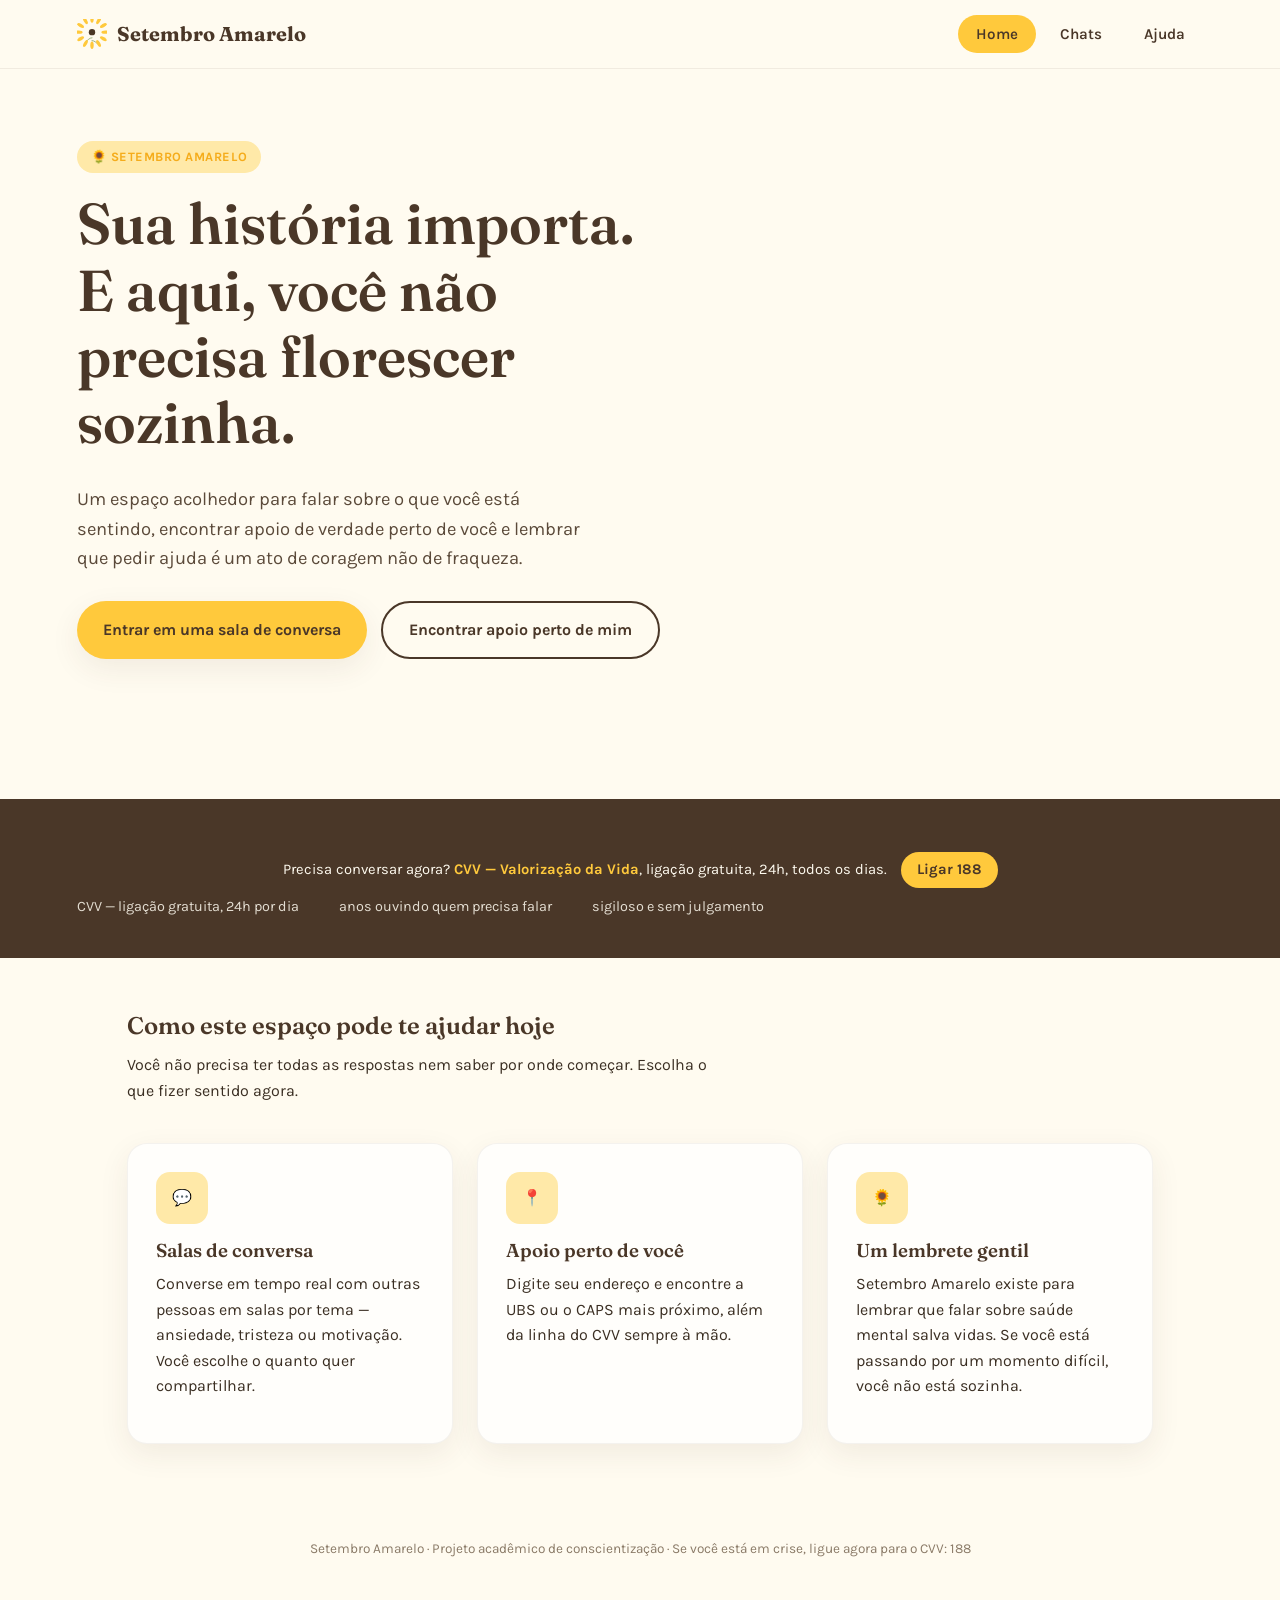
<file: index.html>
<!DOCTYPE html>
<html lang="pt-BR">
<head>
<meta charset="UTF-8">
<meta name="viewport" content="width=device-width, initial-scale=1.0">
<title>Setembro Amarelo — Um espaço para florescer</title>
<link rel="preconnect" href="https://fonts.googleapis.com">
<link href="https://fonts.googleapis.com/css2?family=Fraunces:opsz,wght@9..144,500;9..144,600;9..144,700&family=Karla:wght@400;500;700&display=swap" rel="stylesheet">
<link rel="stylesheet" href="setembro-amarelo/css/style.css">
</head>
<body>

<div id="navbar-root"></div>

<header class="hero">
  <div>
    <span class="hero__eyebrow">🌻 Setembro Amarelo</span>
    <h1>Sua história importa. <br>E aqui, você não precisa florescer sozinha.</h1>
    <p class="lead">Um espaço acolhedor para falar sobre o que você está sentindo, encontrar apoio de verdade perto de você e lembrar que pedir ajuda é um ato de coragem não de fraqueza.</p>
    <div class="hero__actions">
      <a href="setembro-amarelo/htmls/chats.html" class="btn btn--primary">Entrar em uma sala de conversa</a>
      <a href="setembro-amarelo/htmls/ajuda.html" class="btn btn--secondary">Encontrar apoio perto de mim</a>
    </div>
  </div>
  <div class="hero__field" aria-hidden="true">
    <div class="sunflower"></div>
    <div class="sunflower"></div>
    <div class="sunflower"></div>
    <div class="sunflower"></div>
  </div>
</header>

<div class="divider-row" aria-hidden="true"></div>

<section class="stat-strip">
  <div class="stat"><b>188</b><span>CVV — ligação gratuita, 24h por dia</span></div>
  <div class="stat"><b>+70</b><span>anos ouvindo quem precisa falar</span></div>
  <div class="stat"><b>100%</b><span>sigiloso e sem julgamento</span></div>
</section>

<section class="section">
  <div class="section__head">
    <h2>Como este espaço pode te ajudar hoje</h2>
    <p>Você não precisa ter todas as respostas nem saber por onde começar. Escolha o que fizer sentido agora.</p>
  </div>
  <div class="cards-grid">
    <a href="setembro-amarelo/htmls/chats.html" class="card card--link">
      <div class="card__icon">💬</div>
      <h3>Salas de conversa</h3>
      <p>Converse em tempo real com outras pessoas em salas por tema — ansiedade, tristeza ou motivação. Você escolhe o quanto quer compartilhar.</p>
    </a>
    <a href="setembro-amarelo/htmls/ajuda.html" class="card card--link">
      <div class="card__icon">📍</div>
      <h3>Apoio perto de você</h3>
      <p>Digite seu endereço e encontre a UBS ou o CAPS mais próximo, além da linha do CVV sempre à mão.</p>
    </a>
    <div class="card">
      <div class="card__icon">🌻</div>
      <h3>Um lembrete gentil</h3>
      <p>Setembro Amarelo existe para lembrar que falar sobre saúde mental salva vidas. Se você está passando por um momento difícil, você não está sozinha.</p>
    </div>
  </div>
</section>

<footer class="footer">
  <p>Setembro Amarelo · Projeto acadêmico de conscientização · Se você está em crise, ligue agora para o CVV: 188</p>
</footer>

<div id="emergency-root"></div>

<script src="setembro-amarelo/js/common.js"></script>
<script>
  renderNavbar('home', {
    home: 'index.html',
    chats: 'setembro-amarelo/htmls/chats.html',
    ajuda: 'setembro-amarelo/htmls/ajuda.html',
  });
</script>
</body>
</html>
</file>
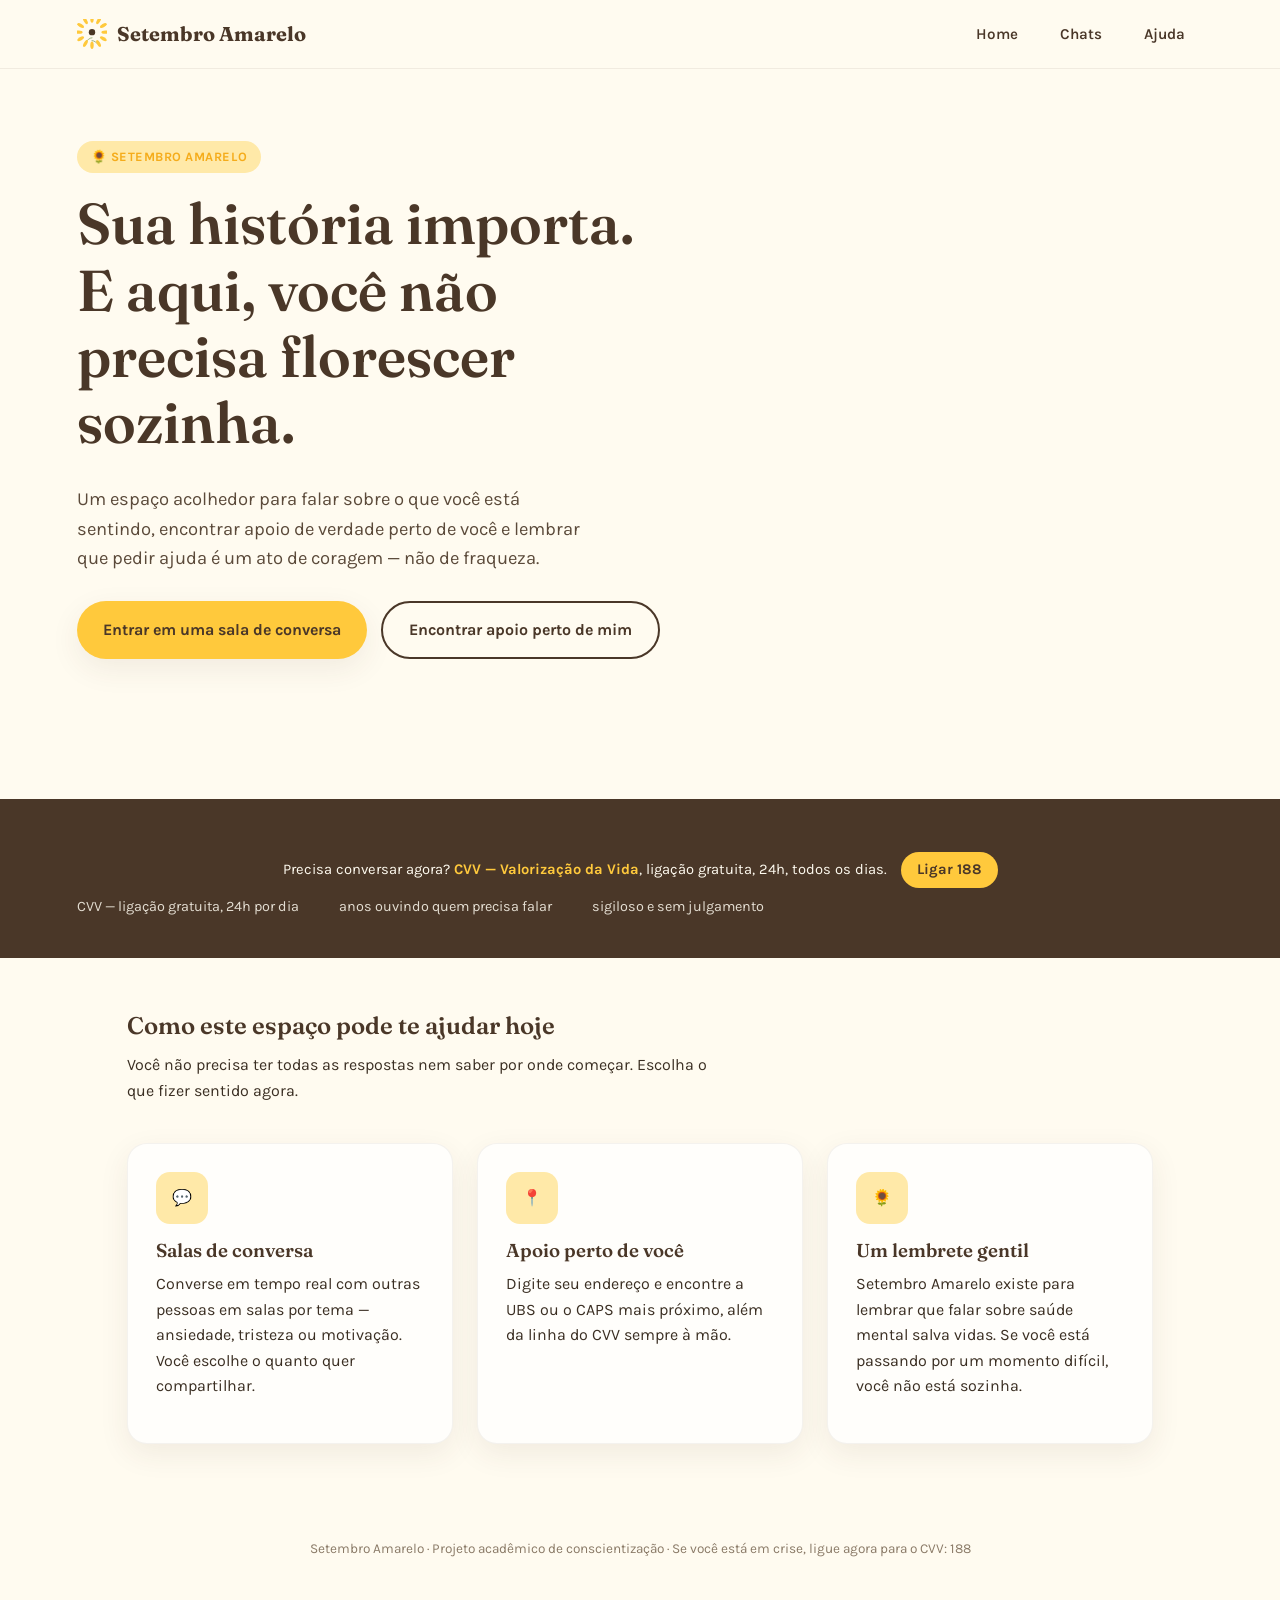
<file: setembro-amarelo/index.html>
<!DOCTYPE html>
<html lang="pt-BR">
<head>
<meta charset="UTF-8">
<meta name="viewport" content="width=device-width, initial-scale=1.0">
<title>Setembro Amarelo — Um espaço para florescer</title>
<link rel="preconnect" href="https://fonts.googleapis.com">
<link href="https://fonts.googleapis.com/css2?family=Fraunces:opsz,wght@9..144,500;9..144,600;9..144,700&family=Karla:wght@400;500;700&display=swap" rel="stylesheet">
<link rel="stylesheet" href="css/style.css">
</head>
<body>

<div id="navbar-root"></div>

<header class="hero">
  <div>
    <span class="hero__eyebrow">🌻 Setembro Amarelo</span>
    <h1>Sua história importa. <br>E aqui, você não precisa florescer sozinha.</h1>
    <p class="lead">Um espaço acolhedor para falar sobre o que você está sentindo, encontrar apoio de verdade perto de você e lembrar que pedir ajuda é um ato de coragem — não de fraqueza.</p>
    <div class="hero__actions">
      <a href="chats.html" class="btn btn--primary">Entrar em uma sala de conversa</a>
      <a href="ajuda.html" class="btn btn--secondary">Encontrar apoio perto de mim</a>
    </div>
  </div>
  <div class="hero__field" aria-hidden="true">
    <div class="sunflower"></div>
    <div class="sunflower"></div>
    <div class="sunflower"></div>
    <div class="sunflower"></div>
  </div>
</header>

<div class="divider-row" aria-hidden="true"></div>

<section class="stat-strip">
  <div class="stat"><b>188</b><span>CVV — ligação gratuita, 24h por dia</span></div>
  <div class="stat"><b>+70</b><span>anos ouvindo quem precisa falar</span></div>
  <div class="stat"><b>100%</b><span>sigiloso e sem julgamento</span></div>
</section>

<section class="section">
  <div class="section__head">
    <h2>Como este espaço pode te ajudar hoje</h2>
    <p>Você não precisa ter todas as respostas nem saber por onde começar. Escolha o que fizer sentido agora.</p>
  </div>
  <div class="cards-grid">
    <a href="chats.html" class="card card--link">
      <div class="card__icon">💬</div>
      <h3>Salas de conversa</h3>
      <p>Converse em tempo real com outras pessoas em salas por tema — ansiedade, tristeza ou motivação. Você escolhe o quanto quer compartilhar.</p>
    </a>
    <a href="ajuda.html" class="card card--link">
      <div class="card__icon">📍</div>
      <h3>Apoio perto de você</h3>
      <p>Digite seu endereço e encontre a UBS ou o CAPS mais próximo, além da linha do CVV sempre à mão.</p>
    </a>
    <div class="card">
      <div class="card__icon">🌻</div>
      <h3>Um lembrete gentil</h3>
      <p>Setembro Amarelo existe para lembrar que falar sobre saúde mental salva vidas. Se você está passando por um momento difícil, você não está sozinha.</p>
    </div>
  </div>
</section>

<footer class="footer">
  <p>Setembro Amarelo · Projeto acadêmico de conscientização · Se você está em crise, ligue agora para o CVV: 188</p>
</footer>

<div id="emergency-root"></div>

<script src="js/common.js"></script>
<script>renderNavbar('index.html');</script>
</body>
</html>
</file>
<file: setembro-amarelo/css/style.css>
/* =========================================================
   Setembro Amarelo — Design tokens
   Paleta: amarelo-girassol, terra/miolo marrom, verde-folha,
   coral suave para calor humano. Fundo creme, nunca branco puro.
   ========================================================= */
:root {
  --sun-yellow: #FFC93C;
  --sun-yellow-deep: #F5AC1B;
  --petal-light: #FFE9A8;
  --earth-brown: #4A3728;
  --leaf-green: #7C9A5E;
  --leaf-green-dark: #5C7A42;
  --warm-coral: #FF8A65;
  --cream: #FFFBF0;
  --cream-deep: #FFF3D6;
  --ink: #3A2E22;
  --white: #FFFEFB;

  --font-display: "Fraunces", Georgia, serif;
  --font-body: "Karla", -apple-system, sans-serif;

  --radius: 20px;
  --shadow-soft: 0 10px 30px rgba(74, 55, 40, 0.08);
}

* { box-sizing: border-box; }

html { scroll-behavior: smooth; }

body {
  margin: 0;
  font-family: var(--font-body);
  background: var(--cream);
  color: var(--ink);
  line-height: 1.6;
  -webkit-font-smoothing: antialiased;
}

h1, h2, h3 {
  font-family: var(--font-display);
  font-weight: 600;
  color: var(--earth-brown);
  line-height: 1.15;
  margin: 0 0 0.5em 0;
}

p { margin: 0 0 1em 0; }

a { color: inherit; }

img, svg { display: block; max-width: 100%; }

button {
  font-family: var(--font-body);
  cursor: pointer;
  border: none;
}

/* ---------- Navbar ---------- */
.navbar {
  position: sticky;
  top: 0;
  z-index: 100;
  display: flex;
  align-items: center;
  justify-content: space-between;
  padding: 18px 6vw;
  background: rgba(255, 251, 240, 0.92);
  backdrop-filter: blur(8px);
  border-bottom: 1px solid rgba(74, 55, 40, 0.08);
}

.navbar__brand {
  display: flex;
  align-items: center;
  gap: 10px;
  font-family: var(--font-display);
  font-weight: 700;
  font-size: 1.25rem;
  color: var(--earth-brown);
  text-decoration: none;
}

.navbar__brand svg { width: 30px; height: 30px; }

.navbar__links {
  display: flex;
  gap: 6px;
  list-style: none;
  margin: 0;
  padding: 0;
}

.navbar__links a {
  text-decoration: none;
  padding: 10px 18px;
  border-radius: 999px;
  font-weight: 600;
  font-size: 0.95rem;
  color: var(--earth-brown);
  transition: background 0.25s ease, color 0.25s ease;
}

.navbar__links a:hover { background: var(--petal-light); }

.navbar__links a.active {
  background: var(--sun-yellow);
  color: var(--earth-brown);
}

/* ---------- Faixa fixa de emergência ---------- */
.emergency-bar {
  position: fixed;
  bottom: 0;
  left: 0;
  right: 0;
  z-index: 200;
  background: var(--earth-brown);
  color: var(--cream);
  padding: 12px 6vw;
  display: flex;
  align-items: center;
  justify-content: center;
  gap: 14px;
  flex-wrap: wrap;
  font-size: 0.92rem;
  text-align: center;
}

.emergency-bar strong { color: var(--sun-yellow); }

.emergency-bar a.cvv-link {
  background: var(--sun-yellow);
  color: var(--earth-brown);
  padding: 6px 16px;
  border-radius: 999px;
  font-weight: 700;
  text-decoration: none;
  white-space: nowrap;
}

body { padding-bottom: 64px; } /* espaço pra faixa fixa não cobrir conteúdo */

/* ---------- Hero (Home) ---------- */
.hero {
  position: relative;
  padding: 8vh 6vw 10vh;
  display: grid;
  grid-template-columns: 1.1fr 0.9fr;
  gap: 40px;
  align-items: center;
  overflow: hidden;
}

.hero__eyebrow {
  display: inline-flex;
  align-items: center;
  gap: 8px;
  background: var(--petal-light);
  color: var(--sun-yellow-deep);
  font-weight: 700;
  font-size: 0.8rem;
  letter-spacing: 0.04em;
  text-transform: uppercase;
  padding: 6px 14px;
  border-radius: 999px;
  margin-bottom: 18px;
}

.hero h1 {
  font-size: clamp(2.4rem, 5vw, 3.6rem);
}

.hero p.lead {
  font-size: 1.15rem;
  max-width: 46ch;
  color: #5B4A3A;
}

.hero__actions {
  display: flex;
  gap: 14px;
  margin-top: 28px;
  flex-wrap: wrap;
}

.btn {
  display: inline-flex;
  align-items: center;
  gap: 8px;
  padding: 14px 26px;
  border-radius: 999px;
  font-weight: 700;
  font-size: 1rem;
  text-decoration: none;
  transition: transform 0.2s ease, box-shadow 0.2s ease;
}

.btn:hover { transform: translateY(-2px); }

.btn--primary {
  background: var(--sun-yellow);
  color: var(--earth-brown);
  box-shadow: var(--shadow-soft);
}

.btn--secondary {
  background: transparent;
  color: var(--earth-brown);
  border: 2px solid var(--earth-brown);
}

.btn--coral {
  background: var(--warm-coral);
  color: var(--white);
  box-shadow: 0 10px 24px rgba(255, 138, 101, 0.35);
}

/* Girassol crescendo (elemento assinatura) */
.hero__field {
  position: relative;
  height: 380px;
  display: flex;
  align-items: flex-end;
  justify-content: center;
  gap: 4px;
}

.sunflower {
  transform-origin: bottom center;
  animation: grow 1.1s cubic-bezier(.34,1.56,.64,1) both;
}
.sunflower:nth-child(1) { animation-delay: 0.05s; }
.sunflower:nth-child(2) { animation-delay: 0.22s; }
.sunflower:nth-child(3) { animation-delay: 0.4s; }
.sunflower:nth-child(4) { animation-delay: 0.58s; }

@keyframes grow {
  from { transform: scaleY(0.15) scaleX(0.85); opacity: 0; }
  to   { transform: scaleY(1) scaleX(1); opacity: 1; }
}

@media (prefers-reduced-motion: reduce) {
  .sunflower { animation: none; }
}

/* Divisor decorativo com girassóis */
.divider-row {
  display: flex;
  justify-content: center;
  gap: 18px;
  opacity: 0.55;
  margin: 10px 0 40px;
}
.divider-row svg { width: 22px; height: 22px; }

/* ---------- Seções gerais ---------- */
.section {
  padding: 6vh 6vw;
  max-width: 1180px;
  margin: 0 auto;
}

.section__head { max-width: 60ch; margin-bottom: 40px; }

.cards-grid {
  display: grid;
  grid-template-columns: repeat(auto-fit, minmax(260px, 1fr));
  gap: 24px;
}

.card {
  background: var(--white);
  border-radius: var(--radius);
  padding: 28px;
  box-shadow: var(--shadow-soft);
  border: 1px solid rgba(74, 55, 40, 0.06);
  transition: transform 0.25s ease, box-shadow 0.25s ease;
}

.card:hover { transform: translateY(-4px); box-shadow: 0 16px 34px rgba(74,55,40,0.12); }

.card__icon {
  width: 52px; height: 52px;
  display: flex; align-items: center; justify-content: center;
  background: var(--petal-light);
  border-radius: 14px;
  margin-bottom: 16px;
}
.card__icon svg { width: 28px; height: 28px; }

.card--link {
  display: block;
  text-decoration: none;
  color: inherit;
}

.stat-strip {
  display: flex;
  gap: 40px;
  flex-wrap: wrap;
  padding: 40px 6vw;
  background: var(--earth-brown);
  color: var(--cream);
}
.stat-strip .stat { min-width: 160px; }
.stat-strip .stat b {
  display: block;
  font-family: var(--font-display);
  font-size: 2.1rem;
  color: var(--sun-yellow);
}
.stat-strip .stat span { font-size: 0.9rem; opacity: 0.85; }

.footer {
  padding: 40px 6vw;
  text-align: center;
  font-size: 0.85rem;
  color: #8A7A67;
}

/* ---------- Página Chats ---------- */
.rooms-grid {
  display: grid;
  grid-template-columns: repeat(auto-fit, minmax(240px, 1fr));
  gap: 22px;
}

.room-card {
  background: var(--white);
  border-radius: var(--radius);
  padding: 26px;
  box-shadow: var(--shadow-soft);
  border: 2px solid transparent;
  text-align: left;
  transition: border-color 0.2s ease, transform 0.2s ease;
}
.room-card:hover { transform: translateY(-3px); }
.room-card[data-room="ansiedade"] { border-top: 6px solid var(--leaf-green); }
.room-card[data-room="tristeza"]  { border-top: 6px solid var(--warm-coral); }
.room-card[data-room="motivacao"] { border-top: 6px solid var(--sun-yellow); }

.room-card__emoji { font-size: 2rem; margin-bottom: 10px; }
.room-card__title { font-family: var(--font-display); font-size: 1.3rem; margin-bottom: 6px; }
.room-card__desc { font-size: 0.92rem; color: #6B5A48; margin-bottom: 18px; }

.disclaimer {
  background: var(--cream-deep);
  border: 1px dashed var(--sun-yellow-deep);
  border-radius: 14px;
  padding: 14px 18px;
  font-size: 0.88rem;
  color: #6B4E1C;
  display: flex;
  gap: 10px;
  align-items: flex-start;
  margin-bottom: 24px;
}

.chat-window {
  display: none;
  background: var(--white);
  border-radius: var(--radius);
  box-shadow: var(--shadow-soft);
  overflow: hidden;
  border: 1px solid rgba(74,55,40,0.08);
}
.chat-window.active { display: flex; flex-direction: column; height: 60vh; min-height: 420px; }

.chat-window__header {
  padding: 16px 22px;
  background: var(--cream-deep);
  display: flex;
  align-items: center;
  justify-content: space-between;
}
.chat-window__header h3 { margin: 0; font-size: 1.1rem; }
.chat-window__back {
  background: none; color: var(--earth-brown); font-weight: 700; font-size: 0.9rem;
}

.chat-messages {
  flex: 1;
  overflow-y: auto;
  padding: 20px;
  display: flex;
  flex-direction: column;
  gap: 10px;
}

.msg {
  max-width: 75%;
  padding: 10px 16px;
  border-radius: 16px;
  font-size: 0.93rem;
  background: var(--cream-deep);
  align-self: flex-start;
}
.msg.own { background: var(--sun-yellow); align-self: flex-end; }
.msg .msg__meta { display: block; font-size: 0.72rem; opacity: 0.6; margin-bottom: 3px; font-weight: 700; }

.chat-input-row {
  display: flex;
  gap: 10px;
  padding: 14px;
  border-top: 1px solid rgba(74,55,40,0.08);
}
.chat-input-row input[type="text"] {
  flex: 1;
  padding: 12px 16px;
  border-radius: 999px;
  border: 1px solid rgba(74,55,40,0.15);
  font-family: var(--font-body);
  font-size: 0.95rem;
}
.chat-input-row input:focus, .form-field input:focus, .form-field select:focus {
  outline: 3px solid var(--sun-yellow-deep);
  outline-offset: 1px;
}

.nickname-gate {
  max-width: 420px;
  margin: 40px auto;
  background: var(--white);
  border-radius: var(--radius);
  padding: 32px;
  box-shadow: var(--shadow-soft);
  text-align: center;
}
.nickname-gate input {
  width: 100%;
  padding: 12px 16px;
  border-radius: 12px;
  border: 1px solid rgba(74,55,40,0.2);
  margin: 16px 0;
  font-size: 1rem;
}

/* ---------- Página Ajuda ---------- */
.help-hero {
  background: linear-gradient(135deg, var(--earth-brown), #5A4432);
  color: var(--cream);
  padding: 60px 6vw;
  border-radius: 0 0 40px 40px;
}
.help-hero h1 { color: var(--cream); }
.help-hero .cvv-card {
  margin-top: 24px;
  background: rgba(255,255,255,0.08);
  border: 1px solid rgba(255,201,60,0.4);
  border-radius: var(--radius);
  padding: 24px 28px;
  display: flex;
  align-items: center;
  gap: 20px;
  flex-wrap: wrap;
}
.help-hero .cvv-card .cvv-number {
  font-family: var(--font-display);
  font-size: 2.4rem;
  color: var(--sun-yellow);
}

.form-field { margin-bottom: 18px; }
.form-field label { display: block; font-weight: 700; margin-bottom: 6px; font-size: 0.92rem; }
.form-field input, .form-field select {
  width: 100%;
  padding: 13px 16px;
  border-radius: 12px;
  border: 1px solid rgba(74,55,40,0.2);
  font-family: var(--font-body);
  font-size: 1rem;
  background: var(--white);
}

.locator-box {
  background: var(--white);
  border-radius: var(--radius);
  padding: 30px;
  box-shadow: var(--shadow-soft);
  max-width: 640px;
}

.results-list { margin-top: 24px; display: flex; flex-direction: column; gap: 14px; }

.result-card {
  border: 1px solid rgba(74,55,40,0.1);
  border-radius: 16px;
  padding: 18px 20px;
  display: flex;
  justify-content: space-between;
  align-items: center;
  gap: 16px;
  flex-wrap: wrap;
  background: var(--cream);
}
.result-card .result-tag {
  display: inline-block;
  font-size: 0.72rem;
  font-weight: 700;
  padding: 3px 10px;
  border-radius: 999px;
  background: var(--leaf-green);
  color: white;
  margin-bottom: 6px;
}
.result-card .result-tag.ubs { background: var(--sun-yellow-deep); }
.result-card .result-dist { font-weight: 700; color: var(--earth-brown); white-space: nowrap; }

.status-msg { font-size: 0.9rem; margin-top: 10px; color: #6B5A48; }
.status-msg.error { color: #B3401B; }

.partners-list { display: grid; grid-template-columns: repeat(auto-fit, minmax(220px,1fr)); gap: 18px; }

/* ---------- Responsivo ---------- */
@media (max-width: 860px) {
  .hero { grid-template-columns: 1fr; padding-top: 4vh; }
  .hero__field { height: 220px; order: -1; }
  .navbar__links { gap: 0; }
  .navbar__links a { padding: 8px 12px; font-size: 0.85rem; }
  .emergency-bar { font-size: 0.82rem; padding: 10px 4vw; }
}
</file>
